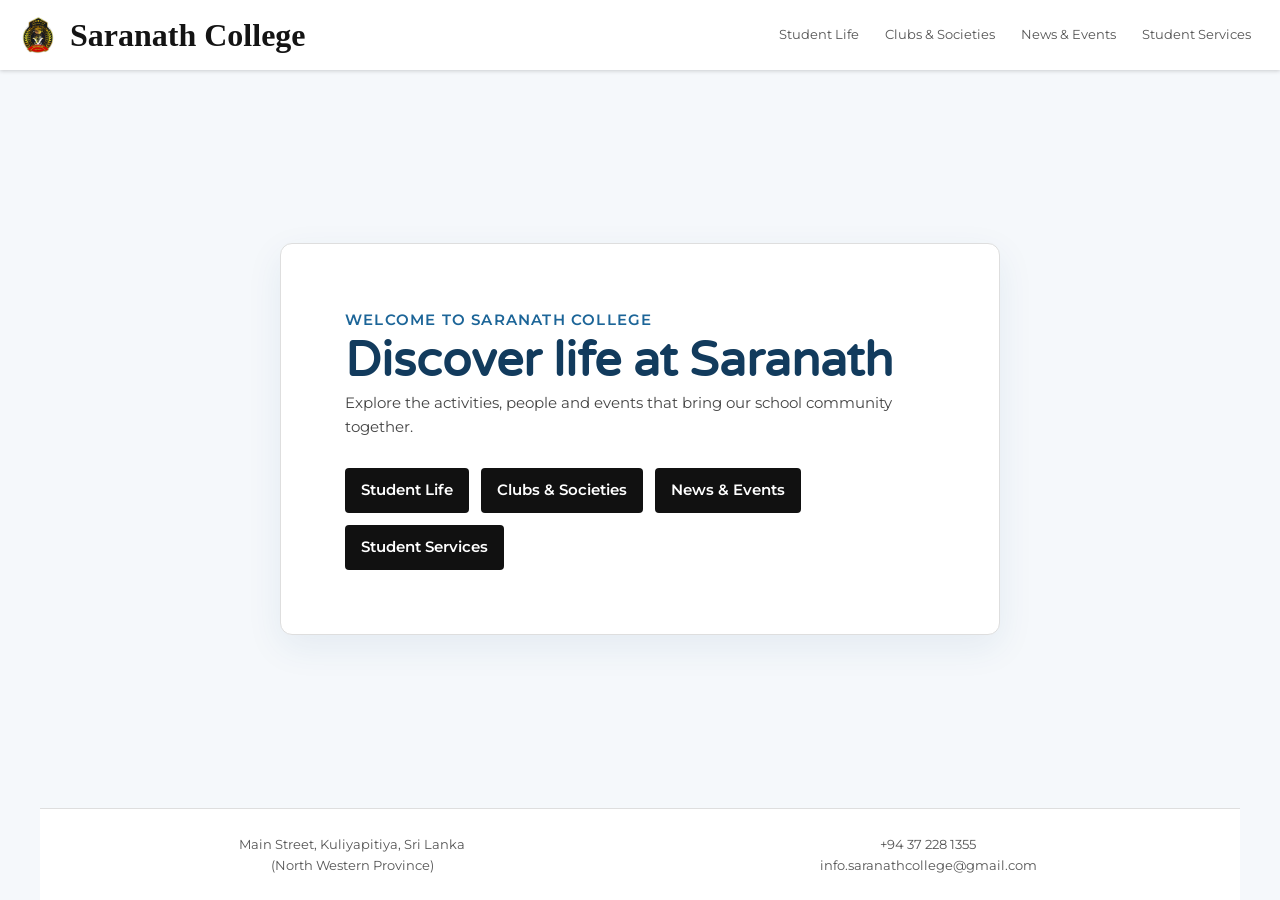
<file: index.html>
<!DOCTYPE html>
<html lang="en">

<head>
  <meta charset="UTF-8">
  <meta name="viewport" content="width=device-width, initial-scale=1.0">
  <meta name="theme-color" content="#174f7a">
  <meta name="description" content="Saranath College QR Project.">
  <title>Saranath College</title>
  <link rel="icon" href="assets/images/college-icon.webp" type="image/webp" sizes="512x512">
  <link rel="apple-touch-icon" href="assets/images/college-icon.webp" sizes="512x512">
  <link rel="stylesheet" href="css/style.css">
  <link rel="stylesheet" href="css/responsive.css">
  <script src="js/script.js" defer></script>
</head>

<body class="home-page" data-root="" data-page-label="Welcome">
  <a class="skip-link" href="#main-content">Skip to content</a>

  <div data-site-header></div>

  <main class="home-page__main" id="main-content">
    <section class="home-page__content" aria-labelledby="home-title">
      <p>Welcome to Saranath College</p>
      <h1 id="home-title">Discover life at Saranath</h1>
      <p>Explore the activities, people and events that bring our school community together.</p>
      <nav aria-label="Explore the school">
        <ul>
          <li><a href="pages/student-life.html">Student Life</a></li>
          <li><a href="pages/clubs.html">Clubs &amp; Societies</a></li>
          <li><a href="pages/news-events.html">News &amp; Events</a></li>
          <li><a href="pages/student-services.html">Student Services</a></li>
        </ul>
      </nav>
    </section>
  </main>

  <div data-site-footer></div>
</body>

</html>
</file>
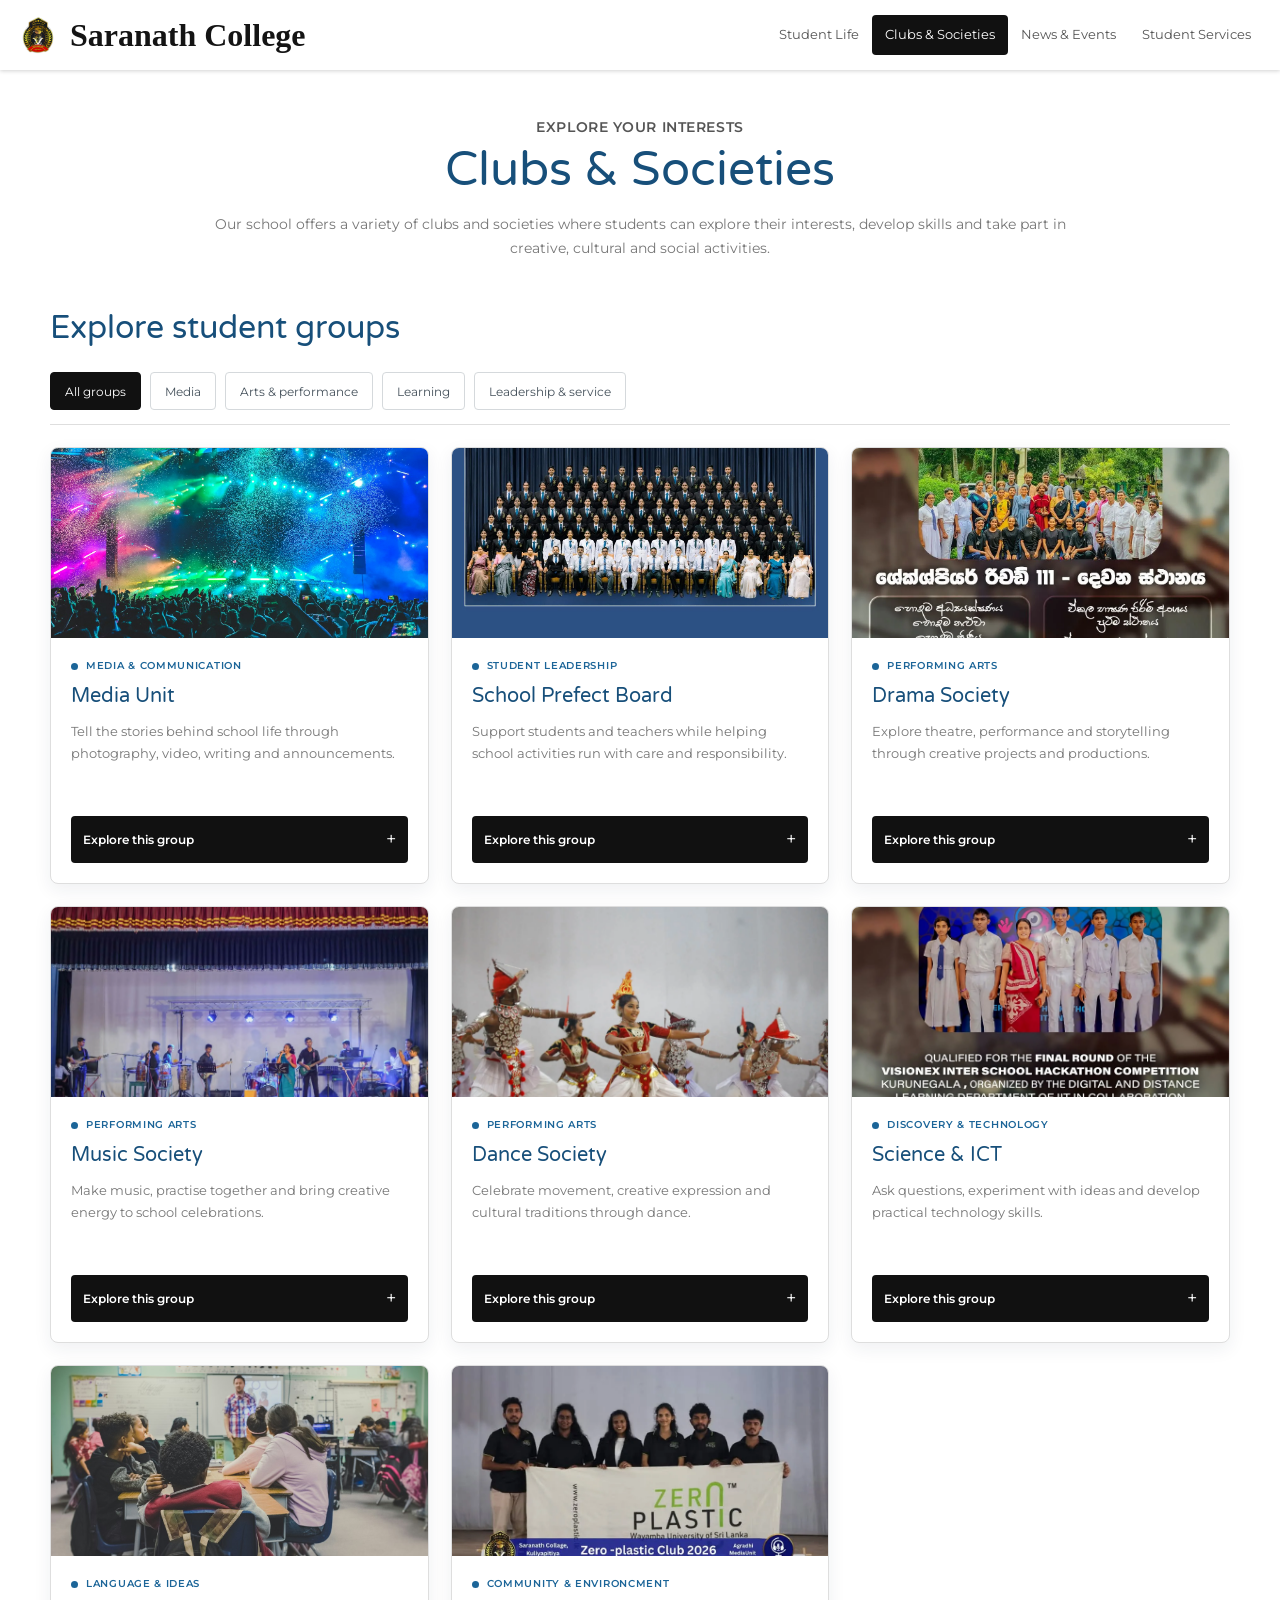
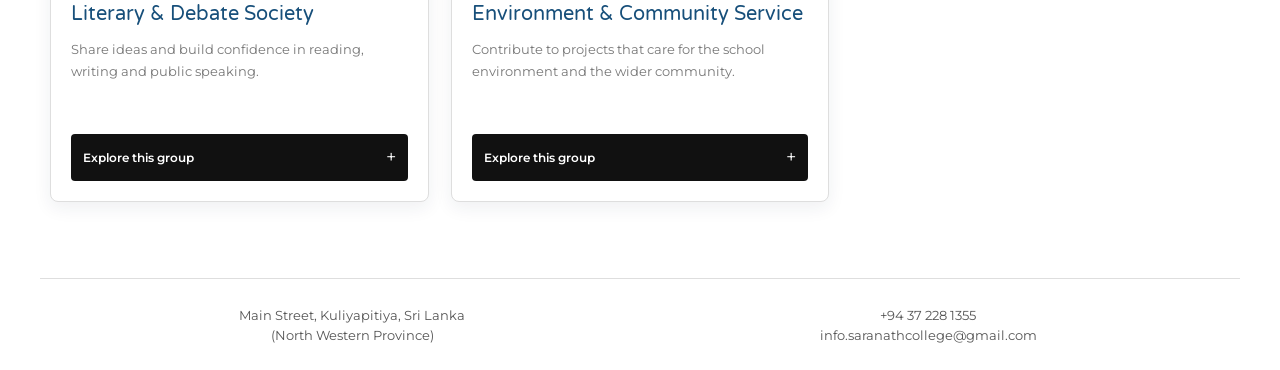
<file: pages/clubs.html>
<!DOCTYPE html>
<html lang="en">

<head>
  <meta charset="UTF-8">
  <meta name="viewport" content="width=device-width, initial-scale=1.0">
  <meta name="theme-color" content="#174f7a">
  <meta name="description" content="Explore student clubs, societies and activities at Saranath College.">
  <title>Clubs &amp; Societies | Saranath College</title>
  <link rel="icon" href="../assets/images/college-icon.webp" type="image/webp" sizes="512x512">
  <link rel="apple-touch-icon" href="../assets/images/college-icon.webp" sizes="512x512">
  <link rel="stylesheet" href="../css/style.css">
  <link rel="stylesheet" href="../css/clubs.css">
  <link rel="stylesheet" href="../css/responsive.css">
  <script src="../js/script.js" defer></script>
  <script src="../js/site-data.js" defer></script>
  <script src="../js/clubs.js" defer></script>
</head>

<body data-root="../" data-current-page="clubs" data-page-label="Clubs &amp; Societies">
  <a class="skip-link" href="#main-content">Skip to content</a>

  <div data-site-header></div>

  <main class="clubs-page" id="main-content">
    <header class="page-intro clubs-page-intro">
      <p class="eyebrow">Explore your interests</p>
      <h1>Clubs &amp; Societies</h1>
      <p>Our school offers a variety of clubs and societies where students can explore their interests, develop skills
        and take part in creative, cultural and social activities.</p>
    </header>

    <section class="club-directory" id="club-directory">
      <header class="club-directory--heading">
        <div>
          <h2>Explore student groups</h2>
        </div>
      </header>

      <div class="club-toolbar">
        <div class="club-filters" id="club-filters" role="group" aria-label="Filter student groups"></div>
      </div>

      <section class="clubs-grid" aria-label="Student clubs and groups"></section>
      <template id="club-filter-template">
        <button type="button" aria-pressed="false"></button>
      </template>
      <template id="club-card-template">
        <article class="club-card">
          <img class="club-card--image" src="" alt="" width="1200" height="800" loading="lazy">
          <div class="club-card--content">
            <p class="club-card--category"></p>
            <h3></h3>
            <p class="club-card--description"></p>
            <details class="club-card--more" name="club-detail">
              <summary>Explore this group</summary>
              <div>
                <p class="club-card--details"></p><a>Ask about this group <i class="fa fa-arrow-right"
                    aria-hidden="true"></i></a>
              </div>
            </details>
          </div>
        </article>
      </template>
    </section>

  </main>

  <div data-site-footer></div>
</body>

</html>
</file>
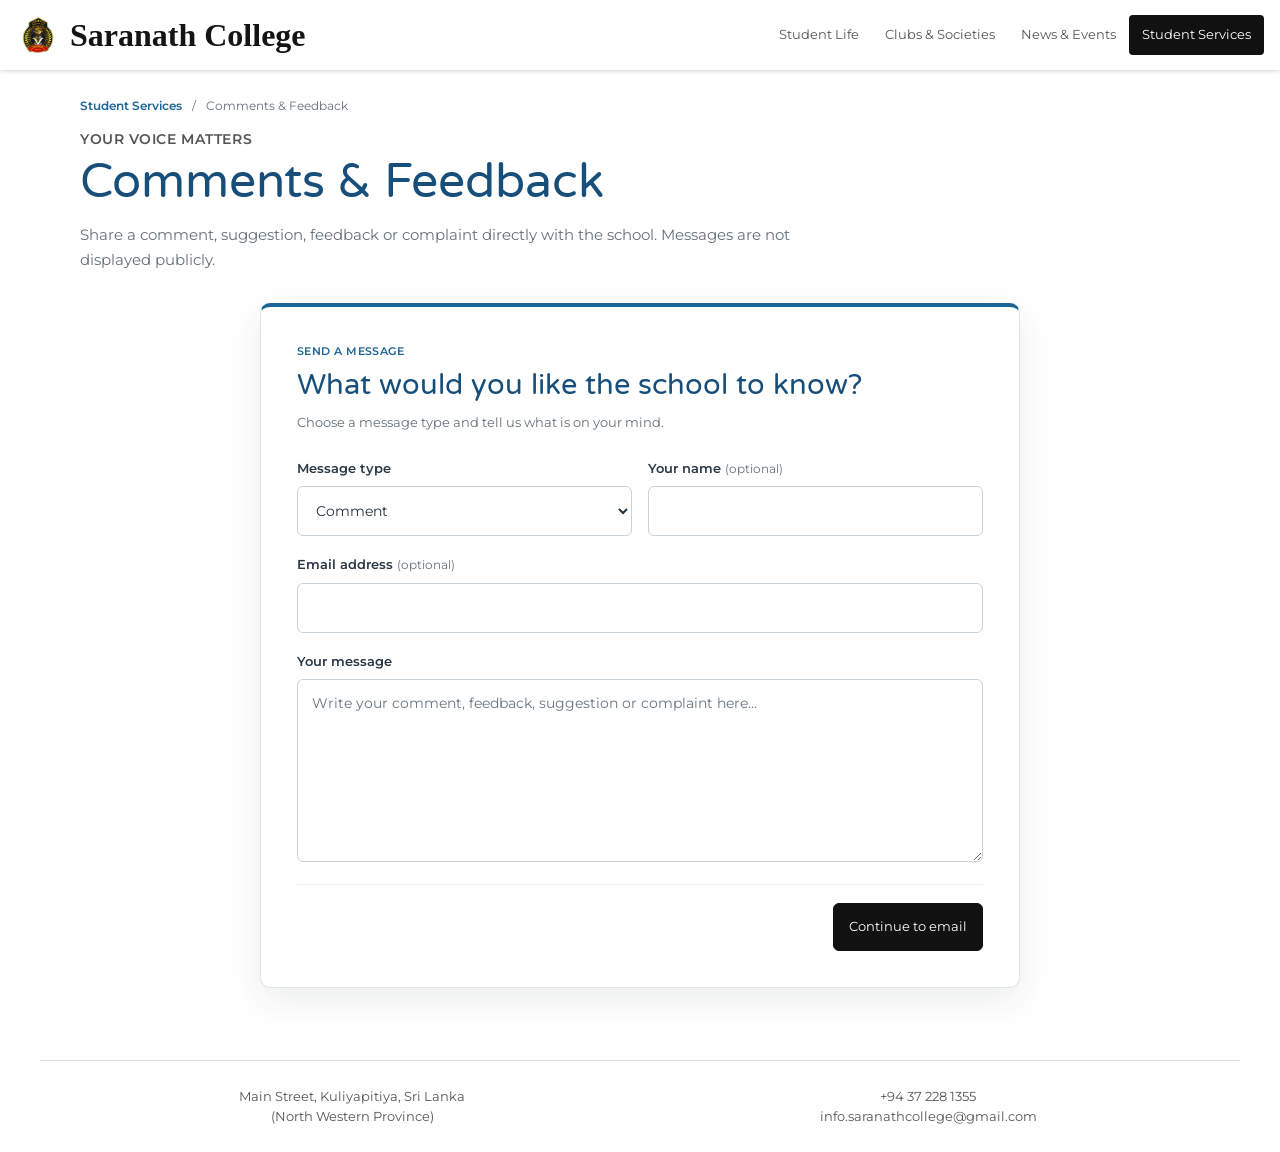
<file: pages/feedback-report.html>
<!DOCTYPE html>
<html lang="en">

<head>
  <meta charset="UTF-8">
  <meta name="viewport" content="width=device-width, initial-scale=1.0">
  <meta name="theme-color" content="#174f7a">
  <meta name="description" content="Send comments, feedback, suggestions or complaints directly to Saranath College.">
  <title>Comments &amp; Feedback | Saranath College</title>
  <link rel="icon" href="../assets/images/college-icon.webp" type="image/webp" sizes="512x512">
  <link rel="apple-touch-icon" href="../assets/images/college-icon.webp" sizes="512x512">
  <link rel="stylesheet" href="../css/style.css">
  <link rel="stylesheet" href="../css/student-services.css">
  <link rel="stylesheet" href="../css/service-pages.css">
  <link rel="stylesheet" href="../css/responsive.css">
  <script src="../js/script.js" defer></script>
  <script src="../js/site-data.js" defer></script>
  <script src="../js/student-services.js" defer></script>
</head>

<body data-root="../" data-current-page="student-services" data-page-label="Comments &amp; Feedback">
  <a class="skip-link" href="#main-content">Skip to content</a>
  <div data-site-header></div>

  <main class="service-detail-page" id="main-content">
    <nav class="service-breadcrumb" aria-label="Breadcrumb">
      <a href="student-services.html">Student Services</a>
      <span aria-hidden="true">/</span>
      <span>Comments &amp; Feedback</span>
    </nav>
    <header class="page-intro service-detail-intro">
      <p class="eyebrow">Your voice matters</p>
      <h1>Comments &amp; Feedback</h1>
      <p>Share a comment, suggestion, feedback or complaint directly with the school. Messages are not displayed publicly.</p>
    </header>

    <section class="service-form-panel" aria-labelledby="feedback-form-title">
      <div class="service-form-panel__heading">
        <p class="eyebrow">Send a message</p>
        <h2 id="feedback-form-title">What would you like the school to know?</h2>
        <p>Choose a message type and tell us what is on your mind.</p>
      </div>

      <form class="service-form" id="feedback-submission-form">
        <div class="service-form-row">
          <div class="service-form-field">
            <label for="feedback-type">Message type</label>
            <select id="feedback-type" name="type" required>
              <option value="Comment">Comment</option>
              <option value="Feedback">Feedback</option>
              <option value="Suggestion">Suggestion</option>
              <option value="Complaint">Complaint</option>
            </select>
          </div>
          <div class="service-form-field">
            <label for="feedback-name">Your name <span>(optional)</span></label>
            <input id="feedback-name" name="name" autocomplete="name" maxlength="100">
          </div>
        </div>
        <div class="service-form-field">
          <label for="feedback-email">Email address <span>(optional)</span></label>
          <input id="feedback-email" name="email" type="email" autocomplete="email" maxlength="254">
        </div>
        <div class="service-form-field">
          <label for="feedback-message">Your message</label>
          <textarea id="feedback-message" name="message" rows="7" maxlength="5000" required
            placeholder="Write your comment, feedback, suggestion or complaint here..."></textarea>
        </div>
        <div class="service-form-footer">
          <p class="service-form-status" id="feedback-form-status" role="status" aria-live="polite"></p>
          <button class="button button--navy" type="submit">Continue to email</button>
        </div>
      </form>
    </section>
  </main>

  <div data-site-footer></div>
</body>

</html>
</file>
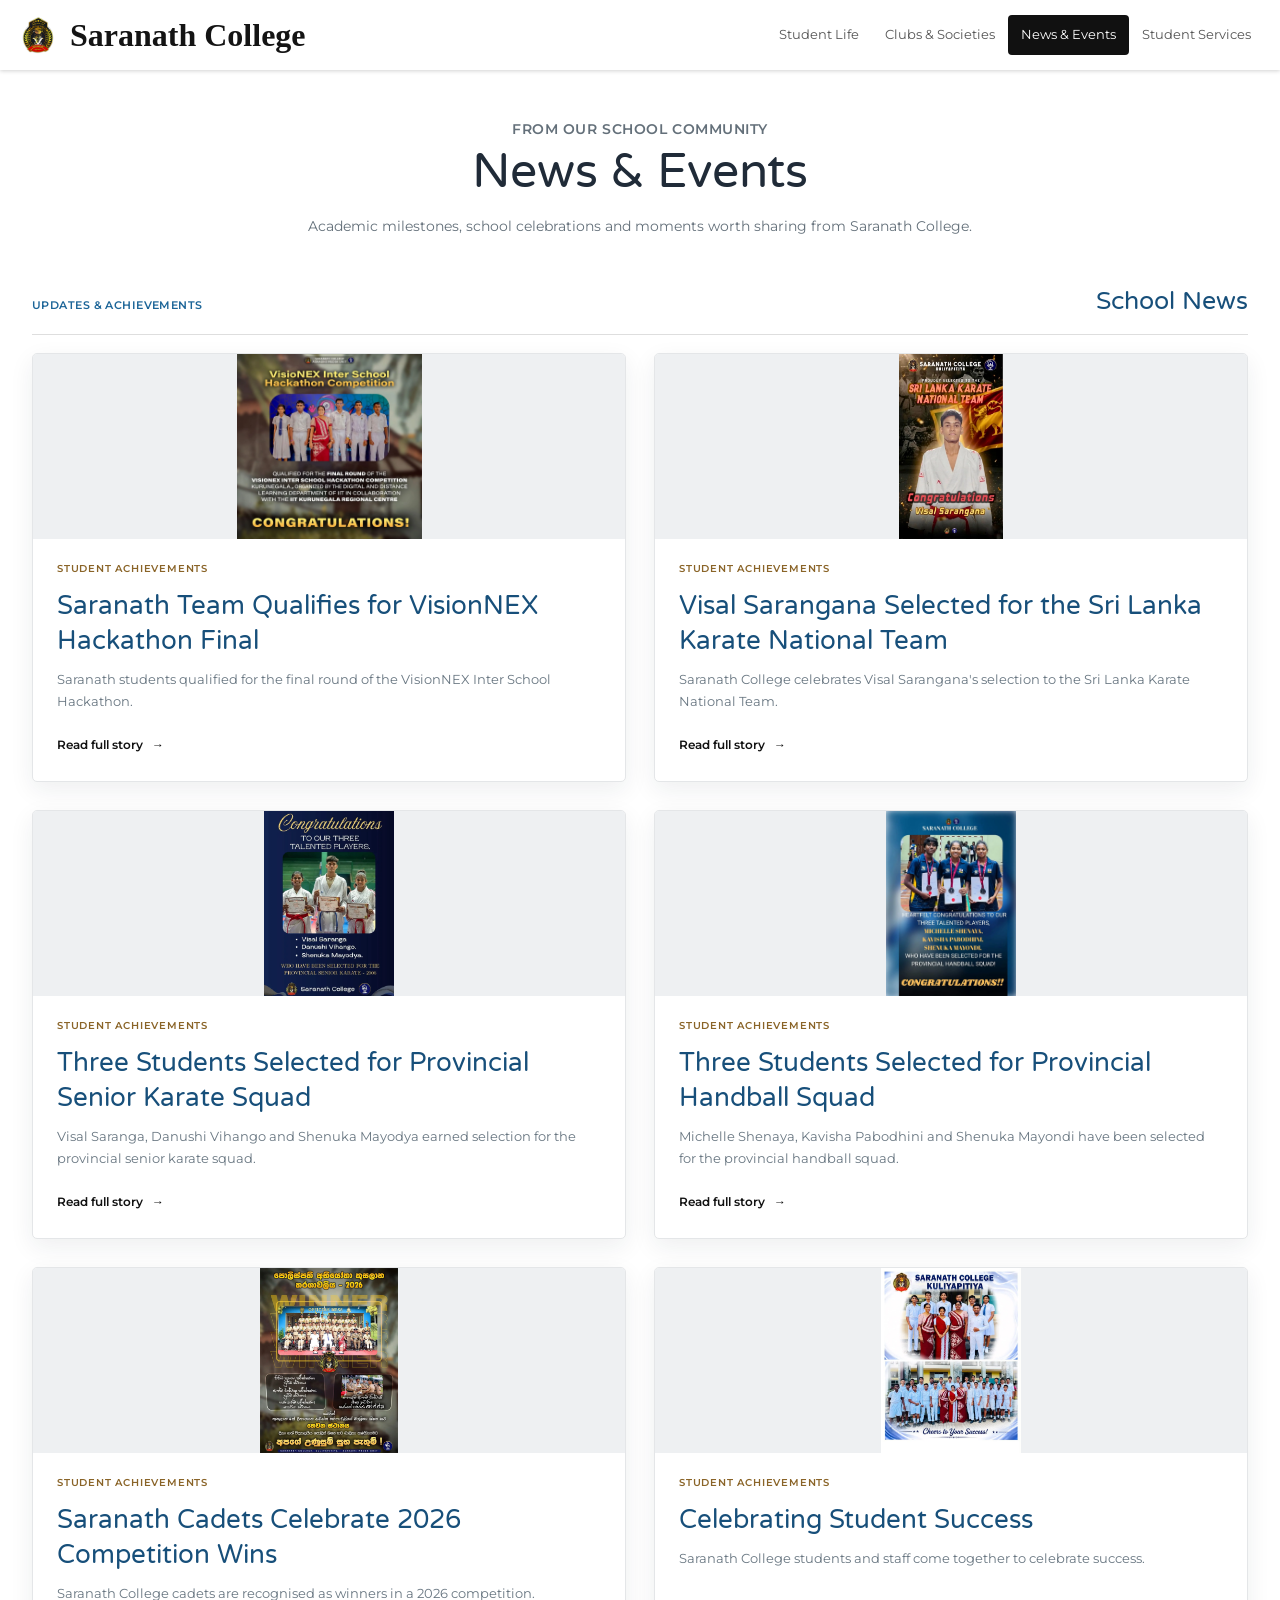
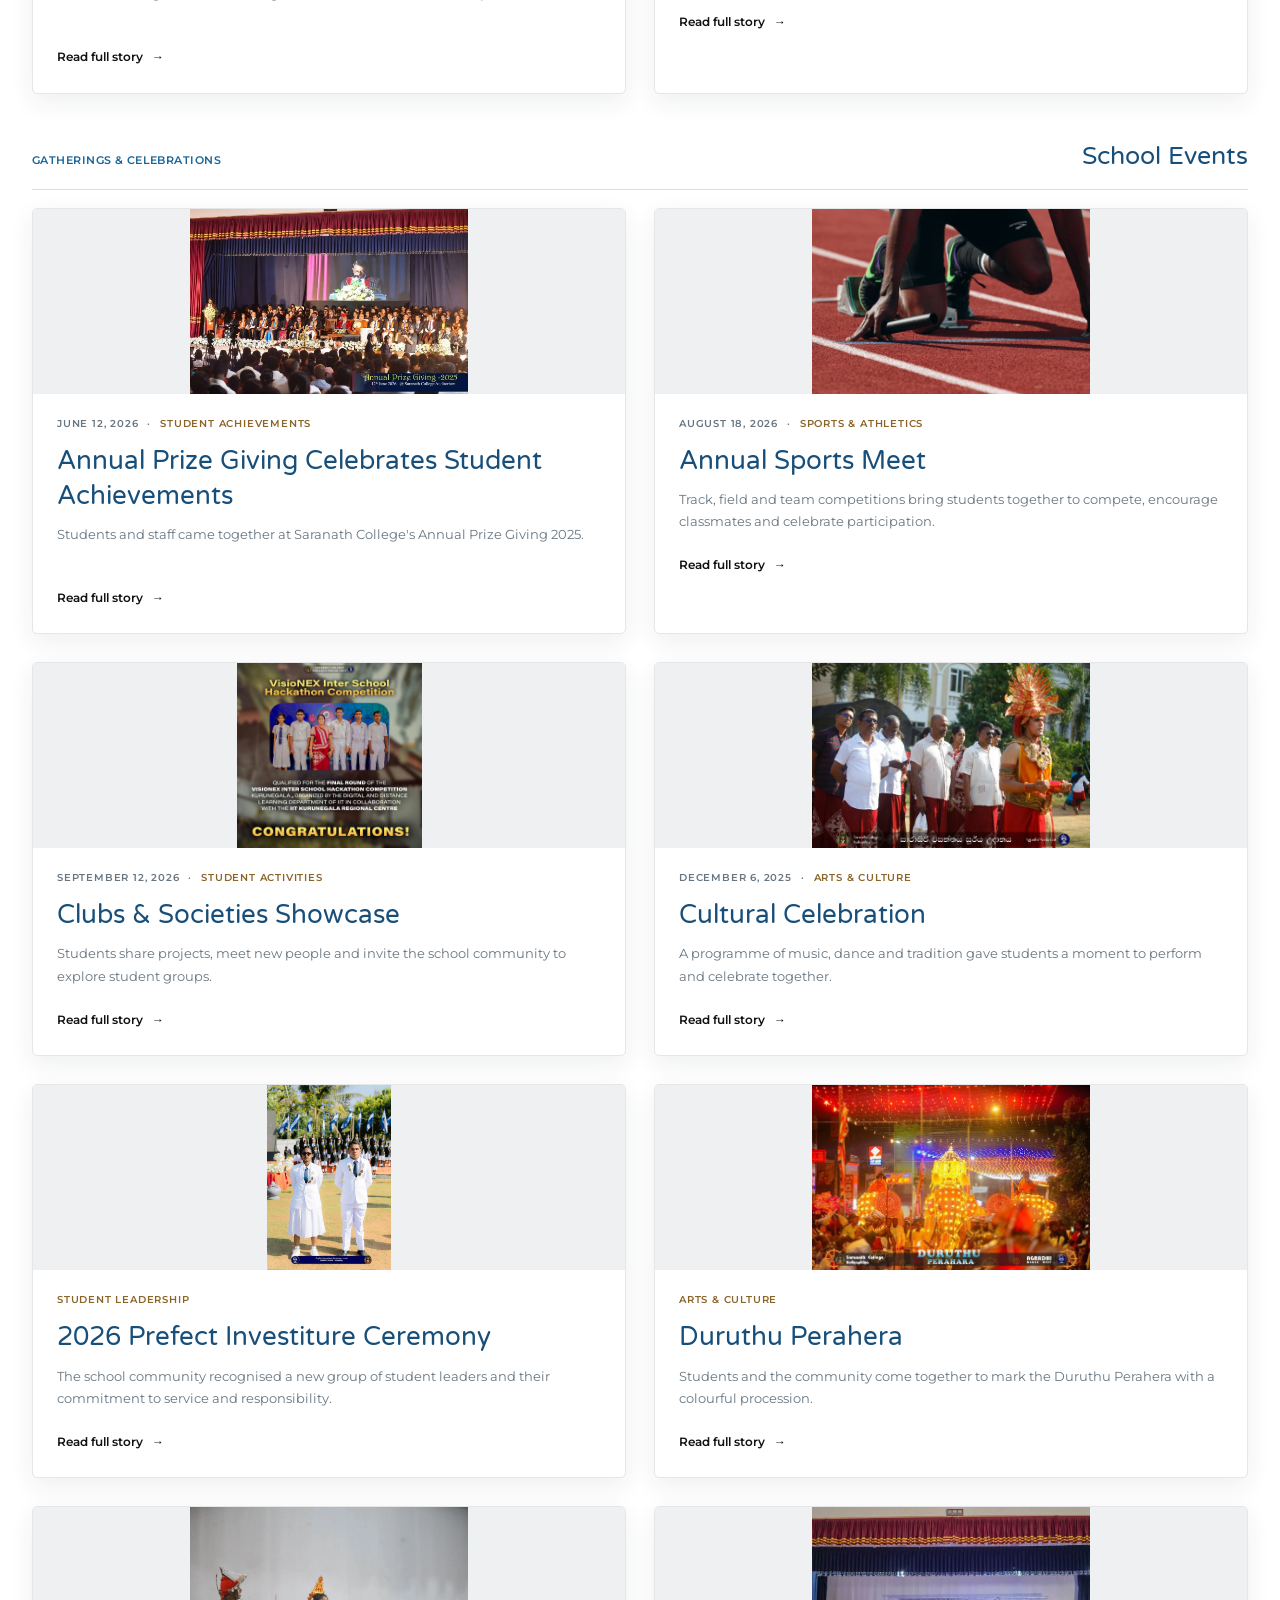
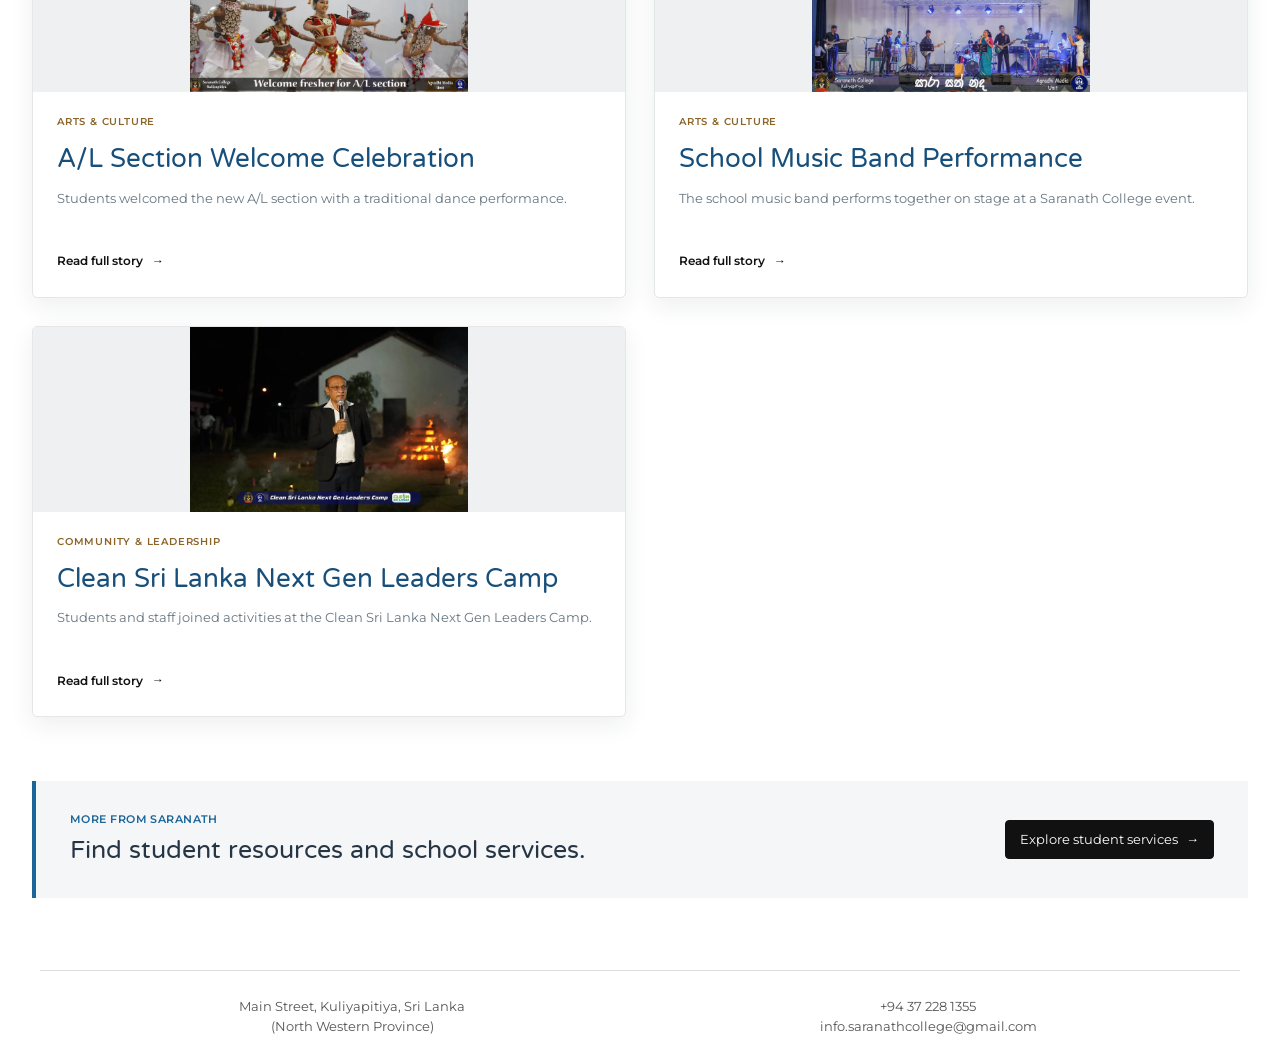
<file: pages/news-events.html>
<!DOCTYPE html>
<html lang="en">

<head>
  <meta charset="UTF-8">
  <meta name="viewport" content="width=device-width, initial-scale=1.0">
  <meta name="theme-color" content="#111111">
  <meta name="description" content="Read Saranath College news, academic achievements and school event highlights.">
  <title>News &amp; Events | Saranath College</title>
  <link rel="icon" href="../assets/images/college-icon.webp" type="image/webp" sizes="512x512">
  <link rel="apple-touch-icon" href="../assets/images/college-icon.webp" sizes="512x512">
  <link rel="stylesheet" href="../css/style.css">
  <link rel="stylesheet" href="../css/news-events.css">
  <link rel="stylesheet" href="../css/responsive.css">
  <script src="../js/script.js" defer></script>
  <script src="../js/site-data.js" defer></script>
  <script src="../js/news-events.js" defer></script>
</head>

<body data-root="../" data-current-page="news-events" data-page-label="News &amp; Events">
  <a class="skip-link" href="#main-content">Skip to content</a>
  <div data-site-header></div>

  <main class="news-page" id="main-content">
    <header class="page-intro news-page-intro">
      <p class="eyebrow">From our school community</p>
      <h1>News &amp; Events</h1>
      <p>Academic milestones, school celebrations and moments worth sharing from Saranath College.</p>
    </header>

    <section class="news-section" id="school-news" aria-labelledby="school-news-heading">
      <header class="news-section__heading">
        <p class="eyebrow">Updates &amp; achievements</p>
        <h2 id="school-news-heading">School News</h2>
      </header>
      <div class="news-grid" id="news-grid" aria-live="polite"></div>
    </section>

    <section class="news-section" id="school-events" aria-labelledby="school-events-heading">
      <header class="news-section__heading">
        <p class="eyebrow">Gatherings &amp; celebrations</p>
        <h2 id="school-events-heading">School Events</h2>
      </header>
      <div class="news-grid" id="events-grid" aria-live="polite"></div>
    </section>

    <template id="news-card-template">
      <article class="story-card">
        <a class="story-card__image-link" href="" tabindex="-1" aria-hidden="true">
          <img src="" alt="" width="1200" height="800" loading="lazy">
        </a>
        <div class="story-card__content">
          <p class="story-card__meta"><time></time><span aria-hidden="true">·</span><span
              class="story-card__category"></span></p>
          <h3><a class="story-card__title" href=""></a></h3>
          <p class="story-card__excerpt"></p>
          <a class="story-card__link" href="">Read full story <i class="fa fa-arrow-right" aria-hidden="true"></i></a>
        </div>
      </article>
    </template>

    <aside class="news-services-callout">
      <div>
        <p class="eyebrow">More from Saranath</p>
        <h2>Find student resources and school services.</h2>
      </div>
      <a class="button button--navy" href="student-services.html">Explore student services <i class="fa fa-arrow-right"
          aria-hidden="true"></i></a>
    </aside>
  </main>

  <div data-site-footer></div>
</body>

</html>
</file>
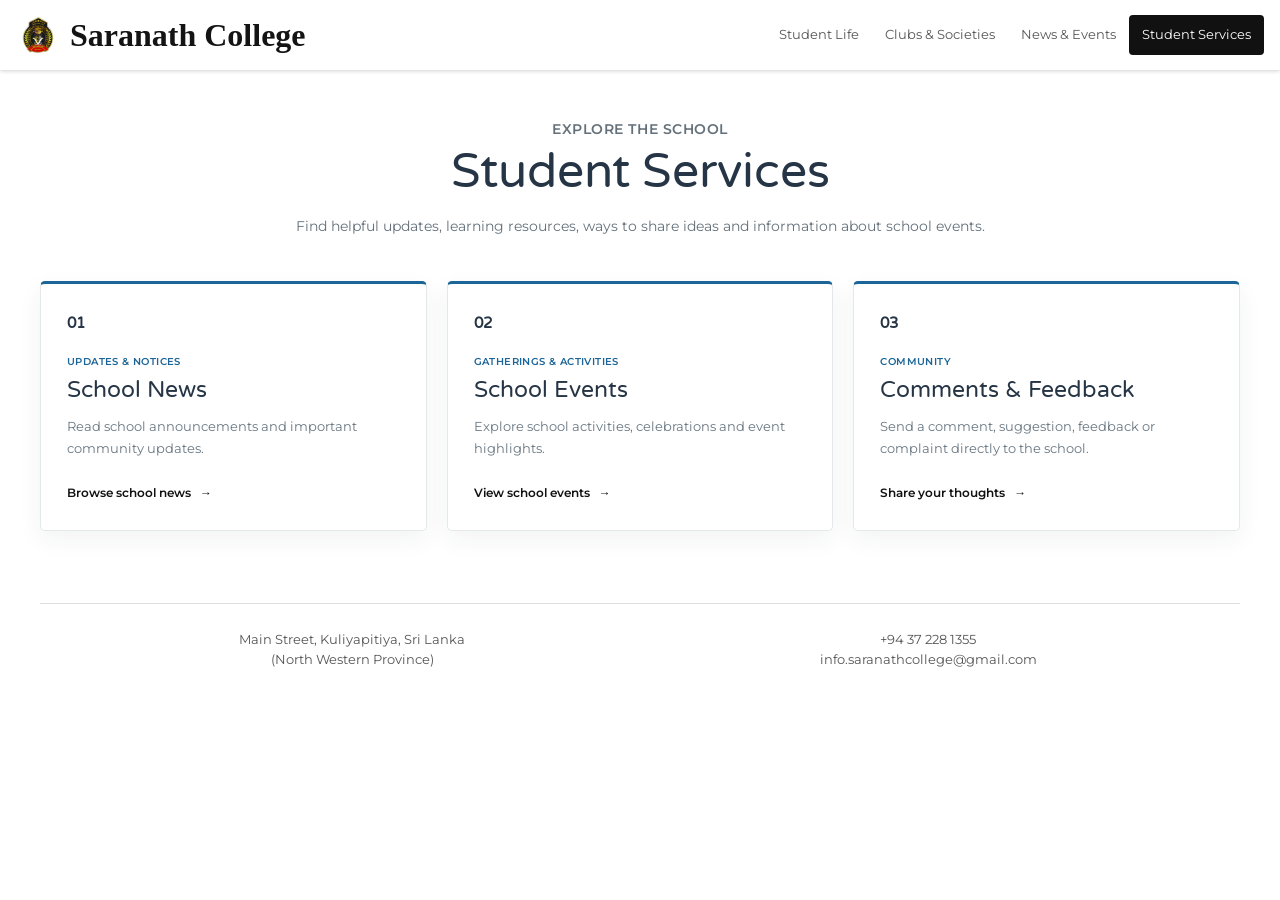
<file: pages/student-services.html>
<!DOCTYPE html>
<html lang="en">

<head>
  <meta charset="UTF-8">
  <meta name="viewport" content="width=device-width, initial-scale=1.0">
  <meta name="theme-color" content="#111111">
  <meta name="description"
    content="Explore school news, learning resources, student ideas, support and events at Saranath College.">
  <title>Student Services | Saranath College</title>
  <link rel="icon" href="../assets/images/college-icon.webp" type="image/webp" sizes="512x512">
  <link rel="apple-touch-icon" href="../assets/images/college-icon.webp" sizes="512x512">
  <link rel="stylesheet" href="../css/style.css">
  <link rel="stylesheet" href="../css/student-services.css">
  <link rel="stylesheet" href="../css/responsive.css">
  <script src="../js/script.js" defer></script>
  <script src="../js/site-data.js" defer></script>
  <script src="../js/student-services.js" defer></script>
</head>

<body data-root="../" data-current-page="student-services" data-page-label="Student Services">
  <a class="skip-link" href="#main-content">Skip to content</a>
  <div data-site-header></div>

  <main class="services-page" id="main-content">
    <header class="page-intro services-intro">
      <p class="eyebrow">Explore the school</p>
      <h1>Student Services</h1>
      <p>Find helpful updates, learning resources, ways to share ideas and information about school events.</p>
    </header>

    <section class="services-grid" id="services-grid" aria-label="Student services"></section>
    <template id="service-card-template">
      <article class="service-card">
        <p class="service-card__number"></p>
        <p class="eyebrow"></p>
        <h2></h2>
        <p class="service-card__description"></p>
        <a class="service-card__link" hidden><span></span><span class="service-card__arrow"
            aria-hidden="true">→</span></a>
        <span class="service-card__status" hidden></span>
      </article>
    </template>

  </main>

  <div data-site-footer></div>
</body>

</html>
</file>
<file: css/style.css>
@font-face {
  font-family: "Montserrat";
  src: url("../assets/fonts/montserrat/Montserrat-Latin.woff2") format("woff2");
  font-style: normal;
  font-weight: 400;
  font-display: swap;
}

@font-face {
  font-family: "Montserrat";
  src: url("../assets/fonts/montserrat/Montserrat-Latin.woff2") format("woff2");
  font-style: normal;
  font-weight: 600;
  font-display: swap;
}

@font-face {
  font-family: "Varela Round";
  src: url("../assets/fonts/varela-round/VarelaRound-Latin.woff2") format("woff2");
  font-style: normal;
  font-weight: 400;
  font-display: swap;
}

:root {
  color-scheme: light;
  --text: #454545;
  --muted: #777;
  --line: #dedede;
  --active: #174f7a;
  --navy: #174f7a;
  --navy-deep: #123b5d;
  --school-blue: #1c6598;
  --wine: var(--school-blue);
  --gold: var(--school-blue);
  --paper: #fff;
  --content-width: 1350px;
}

* {
  box-sizing: border-box;
  margin: 0;
  padding: 0;
}

html {
  scroll-behavior: smooth;
  scroll-padding-top: 85px;
}

body {
  color: var(--text);
  background: #fff;
  font-family: "Montserrat", Arial, sans-serif;
  font-size: 15px;
  line-height: 1.65;
}

a {
  color: inherit;
  text-decoration: none;
}

button,
input,
select,
textarea {
  font: inherit;
  -webkit-tap-highlight-color: transparent;
}

img {
  display: block;
  max-width: 100%;
}

::selection {
  color: #fff;
  background: var(--active);
}

a:focus-visible,
button:focus-visible,
input:focus-visible,
select:focus-visible,
textarea:focus-visible,
summary:focus-visible {
  outline: 3px solid #d5ab55;
  outline-offset: 3px;
}

.skip-link {
  position: fixed;
  z-index: 20;
  top: 10px;
  left: 10px;
  padding: 9px 14px;
  transform: translateY(-160%);
  color: #fff;
  background: var(--active);
}

.skip-link:focus {
  transform: translateY(0);
}

/* Header */
.site-header {
  position: sticky;
  z-index: 10;
  top: 0;
  width: 100%;
  background: #fff;
  box-shadow: 0 1px 4px rgba(0, 0, 0, .18);
}

.header--inner {
  display: flex;
  width: 100%;
  min-height: 70px;
  align-items: center;
  justify-content: space-between;
  margin: 0 auto;
  padding-inline: 16px;
}

.brand {
  display: inline-flex;
  flex: 0 0 auto;
  align-items: center;
  gap: 10px;
  color: #080808;
}

.brand img {
  width: 44px;
  height: 44px;
  border: 0;
  border-radius: 0;
  object-fit: contain;
  box-shadow: none;
}

.brand span {
  color: #141414;
  font-family: Georgia, "Times New Roman", serif;
  font-size: clamp(24px, 2.7vw, 32px);
  font-weight: 600;
  line-height: 1;
  white-space: nowrap;
}

.primary-nav {
  display: flex;
  align-items: center;
  gap: 0;
  color: #555;
  font-size: 13px;
  font-weight: 400;
  white-space: nowrap;
}

.primary-nav a,
.primary-nav a.is-current {
  padding: 9px 13px;
  border-radius: 4px;
  transition: background .18s ease, color .18s ease;
}

.primary-nav a:hover {
  color: #111;
  background: #f3f5f7;
}

.primary-nav a.is-current,
.primary-nav a.is-current:hover {
  color: #fff;
  background: #111;
}

.menu-toggle {
  display: none;
  width: 43px;
  height: 40px;
  flex: 0 0 auto;
  align-items: center;
  justify-content: center;
  flex-direction: column;
  gap: 5px;
  border: 1px solid #111;
  border-radius: 4px;
  background: #111;
  cursor: pointer;
}

.menu-toggle span {
  width: 19px;
  height: 2px;
  background: #fff;
  transition: transform .18s ease;
}

.menu-toggle[aria-expanded="true"] span:first-child {
  transform: translateY(3.5px) rotate(45deg);
}

.menu-toggle[aria-expanded="true"] span:nth-child(2) {
  transform: translateY(-3.5px) rotate(-45deg);
}

.menu-toggle[aria-expanded="true"] span:last-child {
  display: none;
}

.button {
  display: inline-flex;
  min-height: 38px;
  align-items: center;
  justify-content: center;
  gap: 8px;
  padding: 8px 14px;
  border: 1px solid transparent;
  border-radius: 4px;
  font-size: 13px;
  font-weight: 500;
  letter-spacing: 0;
  transition: color .2s ease, background .2s ease, border-color .2s ease, transform .2s ease, box-shadow .2s ease;
}

.button:hover {
  transform: none;
}

.button--gold,
.button--navy,
.button--ghost {
  border-color: #111;
  color: #fff;
  background: #111;
}

.button--gold:hover,
.button--navy:hover,
.button--ghost:hover {
  border-color: #333;
  color: #fff;
  background: #333;
}

.eyebrow {
  margin: 0 0 12px;
  color: var(--school-blue);
  font-size: 11px;
  font-weight: 600;
  letter-spacing: .04em;
  line-height: 1.5;
  text-transform: uppercase;
}

.text-link {
  display: inline-flex;
  align-items: center;
  gap: 9px;
  color: var(--school-blue);
  font-size: 13px;
  font-weight: 500;
}

.text-link span,
.text-link .fa {
  transition: transform .18s ease;
}

.text-link:hover span,
.text-link:hover .fa {
  transform: translate(3px, -2px);
}

.page-intro {
  width: min(var(--content-width), calc(100% - 80px));
  margin: 28px auto 30px;
  text-align: center;
}

.page-intro h1 {
  margin: 0 0 10px;
  color: #333;
  font-family: "Varela Round", "Montserrat", sans-serif;
  font-size: clamp(30px, 3.2vw, 36px);
  font-weight: 400;
  line-height: 1.3;
}

.page-intro>p {
  max-width: 1140px;
  margin: 0 auto;
  color: #555;
  font-size: 14px;
  line-height: 1.65;
  text-align: left;
}

.student-banner {
  width: 100%;
  margin: 34px 0 0;
}

.student-banner img {
  width: 100%;
  height: clamp(190px, 28vw, 330px);
  object-fit: cover;
  object-position: center 52%;
}

.has-reveal .reveal {
  opacity: 0;
  transform: translateY(18px);
  transition: opacity .55s ease, transform .55s ease;
}

.has-reveal .reveal.is-visible {
  opacity: 1;
  transform: translateY(0);
}

/* Footer */
.footer-contact {
  width: min(1320px, calc(100% - 80px));
  margin: 0 auto;
  border-top: 1px solid var(--line);
  color: #555;
  background: #fff;
}

.footer-contact--inner {
  display: grid;
  width: 100%;
  min-height: 91px;
  grid-template-columns: repeat(2, 1fr);
  gap: 24px;
  align-items: center;
  padding: 20px 36px;
  text-align: center;
}

.footer-contact--inner p,
.footer-contact--inner p:last-child {
  grid-column: auto;
  margin: 0;
  font-size: 13px;
  line-height: 1.55;
  text-align: center;
}

.footer-contact--inner a:hover {
  color: var(--school-blue);
}

.footer-copyright {
  min-height: 55px;
  color: #d3d3d3;
  background: #202124;
  font-size: 12px;
}

.footer-copyright>div {
  width: min(1320px, calc(100% - 80px));
  margin-inline: auto;
  padding: 17px 0;
}

.footer-copyright span {
  padding-inline: 6px;
  color: #d3d3d3;
}

.fa {
  display: inline-block;
  font-size: 1em;
  font-style: normal;
  font-weight: 700;
  line-height: 1;
}

.fa-arrow-right::before {
  content: "\2192";
}

.fa-plus::before {
  content: "\002B";
}

.fa-times::before {
  content: "\00D7";
}

.fa-angle-left::before {
  content: "\2039";
}

.fa-angle-right::before {
  content: "\203A";
}

.fa-camera::before {
  content: "\25A3";
}

.fa-filter::before {
  content: "\2261";
}

.home-page {
  min-height: 100vh;
  display: flex;
  flex-direction: column;
  background: #f5f8fb;
}

.home-page__main {
  display: grid;
  flex: 1;
  min-height: 0;
  place-items: center;
  padding: 32px 20px;
}

.home-page__content {
  width: min(100%, 720px);
  padding: clamp(28px, 6vw, 64px);
  border: 1px solid var(--line);
  border-radius: 12px;
  background: #fff;
  box-shadow: 0 12px 36px rgba(23, 79, 122, .08);
}

.home-page__content>p:first-child {
  color: var(--school-blue);
  font-weight: 600;
  letter-spacing: .08em;
  text-transform: uppercase;
}

.home-page__content h1 {
  margin: 0;
  color: var(--navy-deep);
  font-family: "Varela Round", "Montserrat", sans-serif;
  font-size: clamp(30px, 5vw, 48px);
  line-height: 1.2;
}

.home-page__content nav ul {
  display: flex;
  flex-wrap: wrap;
  gap: 12px;
  margin: 28px 0 0;
  padding: 0;
  list-style: none;
}

.home-page__content nav a {
  display: inline-block;
  padding: 10px 16px;
  border-radius: 4px;
  color: #fff;
  background: #111;
  font-weight: 600;
}

.home-page__content nav a:hover {
  background: #333;
}
</file>
<file: css/responsive.css>
@media (max-width: 1100px) {
  .academic-stream-explorer {
    grid-template-columns: minmax(0, 1fr);
  }

  .academic-stream-selector {
    grid-template-columns: repeat(2, minmax(0, 1fr));
  }

  .academic-stream-selector__button:last-child {
    grid-column: 1 / -1;
  }
}

@media (max-width: 1020px) {
  .page-grid {
    grid-template-columns: 240px minmax(0, 1fr);
    gap: 28px;
  }

  .page-grid.life-layout {
    grid-template-columns: 175px minmax(0, 1fr);
    gap: 32px;
  }

  .voices-grid {
    grid-template-columns: 1fr;
  }

  .feedback-form {
    grid-template-columns: 1fr 1fr;
  }

  .feedback-form > .eyebrow,
  .feedback-form > h3,
  .feedback-form > p,
  .feedback-form--bottom,
  .feedback-form > .form-status {
    grid-column: 1 / -1;
  }
}

@media (max-width: 980px) {
  .clubs-grid {
    grid-template-columns: repeat(2, minmax(0, 1fr));
    gap: 18px;
  }

  .house-grid {
    grid-template-columns: repeat(2, minmax(0, 1fr));
  }
}

@media (max-width: 900px) {
  .services-grid {
    grid-template-columns: repeat(2, minmax(0, 1fr));
  }
}

/* Service-pages */
@media (max-width: 820px) {
  .service-detail-page {
    width: calc(100% - 44px);
    margin-bottom: 56px;
  }

  .service-resource-grid {
    grid-template-columns: repeat(2, minmax(0, 1fr));
  }

}

@media (max-width: 780px) {
  .header--inner {
    min-height: 70px;
    padding-inline: 14px;
  }

  .brand {
    gap: 9px;
  }

  .brand img {
    width: 46px;
    height: 46px;
  }

  .brand span {
    font-size: clamp(20px, 6vw, 29px);
  }

  .menu-toggle {
    display: flex;
  }

  .primary-nav {
    position: absolute;
    top: 100%;
    right: 0;
    left: 0;
    display: none;
    align-items: stretch;
    gap: 0;
    padding: 8px 18px 14px;
    border-top: 1px solid #eee;
    background: #fff;
    box-shadow: 0 6px 12px rgba(0, 0, 0, .1);
    white-space: normal;
  }

  .primary-nav.is-open {
    display: flex;
    flex-direction: column;
  }

  .primary-nav a,
  .primary-nav a.is-current {
    padding: 10px 12px;
    border-bottom: 1px solid #eee;
    border-radius: 4px;
  }

  .page-intro {
    width: calc(100% - 36px);
    margin: 23px auto 22px;
  }

  .page-intro > p {
    font-size: 13px;
  }

  .student-banner {
    margin-top: 24px;
  }

  .student-banner img {
    height: 210px;
  }

  .footer-contact {
    width: calc(100% - 36px);
  }

  .footer-contact--inner {
    width: 100%;
    grid-template-columns: 1fr;
    gap: 12px;
    padding: 18px 0;
  }

  .footer-contact--inner p,
  .footer-contact--inner p:last-child {
    text-align: center;
  }

  .footer-copyright > div {
    width: calc(100% - 36px);
  }
}

/* News & Events */
@media (max-width: 760px) {
  .news-page {
    width: calc(100% - 36px);
    margin-bottom: 48px;
  }

  .page-intro.news-page-intro {
    width: calc(100% - 36px);
    margin: 30px auto 28px;
  }

  .news-section {
    margin-top: 28px;
  }

  .news-section__heading {
    align-items: flex-start;
    flex-direction: column;
    gap: 5px;
  }

  .news-grid {
    grid-template-columns: 1fr;
    gap: 18px;
  }

  .story-card__image-link img {
    height: 145px;
  }

  .story-card__content {
    padding: 18px 19px 21px;
  }

  .story-card__excerpt {
    min-height: 0;
  }

  .news-services-callout {
    align-items: flex-start;
    flex-direction: column;
    gap: 18px;
    margin-top: 40px;
    padding: 24px 20px;
  }

  .news-story-hero {
    grid-template-columns: minmax(0, 1fr);
    gap: 0;
    min-height: 0;
    padding: 16px 20px 0;
  }

  .news-story-hero__image-link {
    min-height: 0;
    height: min(58vh, 520px);
  }

  .news-story-hero__image-link img {
    width: 100%;
    height: 100%;
    max-height: 100%;
    object-fit: contain;
  }

  .news-story-hero__content {
    width: 100%;
    padding: 26px 0 30px;
  }

  .news-story-back {
    margin-bottom: 26px;
  }

  .news-story-layout {
    width: calc(100% - 40px);
    grid-template-columns: 1fr;
    gap: 35px;
    margin: 36px auto 52px;
  }

  .news-story-copy {
    font-size: 15px;
  }

  .news-stay-connected {
    max-width: none;
  }
}

@media (max-width: 700px) {
  
  /* clubs */
  .clubs-page {
    width: calc(100% - 36px);
    margin-bottom: 52px;
  }

  .page-intro.clubs-page-intro {
    width: calc(100% - 24px);
    margin: 30px auto 28px;
  }

  .club-toolbar {
    margin-bottom: 16px;
  }

  .club-filters {
    gap: 7px;
  }

  .club-filters button {
    min-height: 36px;
    padding: 7px 11px;
    font-size: 11px;
  }

  .clubs-grid {
    grid-template-columns: 1fr;
    gap: 16px;
  }

  .club-card--image {
    height: 170px;
  }

  .club-card--content {
    min-height: 0;
    padding: 18px;
  }

  /* Student-life */
  .page-grid,
  .page-grid.life-layout {
    display: block;
    width: calc(100% - 36px);
    margin: 0 auto;
    padding: 0 0 50px;
  }

  .section-index {
    position: sticky;
    z-index: 4;
    top: 70px;
    display: flex;
    width: calc(100% + 36px);
    gap: 7px;
    margin: 0 -18px 34px;
    padding: 9px 18px;
    overflow-x: auto;
    border: 0;
    border-bottom: 1px solid var(--line);
    background: rgba(255, 255, 255, .96);
    white-space: nowrap;
    backdrop-filter: blur(10px);
  }

  .section-index--label {
    display: none;
  }

  .section-index a {
    flex: 0 0 auto;
    padding: 8px 10px;
    border: 0;
    border-radius: 20px;
    color: #666;
    background: #fff;
    font-size: 9px;
  }

  .section-index a.is-active {
    color: #222;
    background: #fff;
    border-bottom-color: var(--school-blue);
  }

  .content-section.life-story,
  .content-section.gallery-section,
  .content-section.voices-section {
    margin-bottom: 50px;
    scroll-margin-top: 145px;
  }

  .section-heading {
    margin-bottom: 23px;
  }

  .section-heading h2 {
    font-size: 31px;
  }

  .section-intro {
    font-size: 12px;
  }

  .life-feature,
  .life-feature--reverse {
    grid-template-columns: 1fr;
    gap: 15px;
  }

  .life-feature--reverse .life-feature--copy,
  .life-feature--reverse .life-feature--photo {
    order: initial;
  }

  .life-feature--photo img {
    height: clamp(280px, 72vw, 380px);
    object-fit: contain;
  }

  .interest-row {
    grid-template-columns: repeat(2, 1fr);
  }

  .interest-row a {
    min-height: 72px;
  }

  .student-life-page .page-intro {
    width: calc(100% - 36px);
    margin: 24px auto 22px;
  }

  .student-life-page .page-intro > p:not(.eyebrow) {
    font-size: 14px;
  }

  .student-life-page .student-banner {
    margin-top: 22px;
  }

  .student-life-page .student-banner img {
    height: 210px;
  }

  .student-life-page .club-preview {
    grid-template-columns: 1fr;
    gap: 12px;
  }

  .student-life-page .club-preview--copy {
    min-height: 0;
    padding: 22px 20px;
  }

  .student-life-page .club-preview .interest-row {
    grid-template-columns: repeat(2, minmax(0, 1fr));
    gap: 8px;
  }

  .student-life-page .club-preview .interest-row a {
    min-height: 90px;
    grid-template-columns: 30px minmax(0, 1fr) 14px;
    gap: 9px;
    padding: 12px;
    font-size: 12px;
  }

  .student-life-page .club-preview .interest-row .interest-row__icon {
    width: 30px;
    height: 30px;
    font-size: 13px;
  }

  .house-grid {
    gap: 9px;
  }

  .house-card {
    min-height: 190px;
    padding: 14px;
  }

  .house-card__emblem {
    width: 32px;
    height: 32px;
  }

  .house-card__points {
    font-size: 12px;
  }

  .house-spotlight {
    align-items: flex-start;
    flex-direction: column-reverse;
    gap: 18px;
    padding: 18px;
  }

  .house-spotlight__score {
    display: flex;
    min-width: 0;
    align-items: baseline;
    gap: 8px;
    padding: 7px 10px;
  }

  .gallery-grid {
    grid-auto-rows: 152px;
    grid-template-columns: repeat(2, minmax(0, 1fr));
    gap: 12px;
  }

  .achievement-grid {
    grid-template-columns: 1fr;
  }

  .achievement-card .image-viewer-trigger {
    height: 245px;
  }

  .gallery-item--tall {
    grid-row: span 2;
  }

  .gallery-item--wide {
    grid-column: span 2;
  }

  /* Gallery modal */
  .gallery-dialog {
    max-height: calc(100vh - 20px);
    max-height: calc(100dvh - 20px);
    padding: 10px;
    border-radius: 8px;
  }

  .gallery-dialog--top {
    gap: 10px;
    padding: 2px 2px 8px;
  }

  .gallery-dialog--top p {
    max-width: calc(100% - 50px);
    font-size: 12px;
  }

  .gallery-dialog--close,
  .gallery-dialog--nav {
    width: 36px;
    height: 36px;
  }

  .gallery-dialog--image-wrap {
    min-height: 0;
    flex: 1 1 auto;
    height: min(58vh, 520px);
    height: min(58dvh, 520px);
  }

  .gallery-dialog--image-wrap img {
    max-height: min(58vh, 520px);
    max-height: min(58dvh, 520px);
  }

  .gallery-dialog--nav {
    top: 50%;
  }

  .gallery-dialog--prev {
    left: 6px;
  }

  .gallery-dialog--next {
    right: 6px;
  }

  .voices-section {
    width: 100%;
    margin-left: 0;
    padding: 16px;
  }

  .voices-grid,
  .feedback-form {
    grid-template-columns: 1fr;
  }

  .feedback-form > .eyebrow,
  .feedback-form > h3,
  .feedback-form > p,
  .feedback-form--bottom,
  .feedback-form > .form-status {
    grid-column: auto;
  }

  .event-timeline {
    gap: 24px;
  }

  .event-timeline::before {
    left: 43px;
  }

  .event-timeline--entry {
    grid-template-columns: 66px minmax(0, 1fr);
    gap: 18px;
  }

  .event-timeline--year {
    width: 66px;
    font-size: 24px;
  }

  .event-timeline--year::after {
    right: -3px;
  }

  .event-timeline--card {
    padding: 16px 16px 14px;
  }

  .academic-levels {
    grid-template-columns: 1fr;
    gap: 12px;
  }

  .academic-level {
    display: grid;
    grid-template-columns: minmax(110px, 34%) minmax(0, 1fr);
  }

  .academic-level > img {
    height: 100%;
    min-height: 170px;
  }

  .academic-level__content {
    align-self: center;
    padding: 16px;
  }

  .academic-level h3 {
    font-size: 19px;
  }

  .academic-stream-detail {
    padding: 18px;
  }

  .academic-stream-detail__overview {
    grid-template-columns: 1fr;
  }

  .academic-stream-detail__subjects {
    gap: 10px;
  }

  .academic-stream-selector__button {
    min-height: 62px;
  }

  .academic-stream-selector__icon {
    width: 36px;
    height: 36px;
  }
}

/* Service-pages */
@media (max-width: 600px) {
  .services-page {
    width: calc(100% - 36px);
    margin-bottom: 48px;
  }

  .page-intro.services-intro {
    width: calc(100% - 24px);
    margin: 30px auto 28px;
  }

  .services-grid {
    grid-template-columns: 1fr;
    gap: 14px;
  }

  .service-card {
    min-height: 245px;
    padding: 21px;
  }

  .service-card:hover {
    transform: none;
  }

  .services-note {
    margin-top: 20px;
    padding: 15px;
  }

  .service-detail-page {
    width: calc(100% - 36px);
    margin-bottom: 44px;
  }

  .service-breadcrumb {
    margin-top: 20px;
  }

  .service-detail-intro {
    margin-bottom: 22px;
  }

  .service-detail-callout {
    margin-bottom: 20px;
  }

  .service-resource-grid,
  .service-form-row {
    grid-template-columns: 1fr;
    gap: 13px;
  }

  .service-resource-card {
    min-height: 220px;
    padding: 20px;
  }

  .service-form-panel {
    margin-top: 22px;
  }

  .service-form-footer {
    align-items: stretch;
    flex-direction: column;
  }

  .service-form-footer .button {
    width: 100%;
  }
}

/* Gallery */
@media (max-width: 520px) {
  .gallery-grid {
    grid-auto-rows: 140px;
    grid-template-columns: repeat(2, minmax(0, 1fr));
  }

  .gallery-item--wide {
    grid-column: span 2;
  }

  .gallery-dialog {
    max-height: calc(100vh - 16px);
    max-height: calc(100dvh - 16px);
  }

  .gallery-dialog--top {
    min-height: 44px;
    align-items: flex-start;
  }

  .gallery-dialog--close,
  .gallery-dialog--nav {
    width: 34px;
    height: 34px;
  }

  .gallery-dialog--image-wrap {
    min-height: 0;
    height: min(54vh, 440px);
    height: min(54dvh, 440px);
  }

  .gallery-dialog--image-wrap img {
    max-height: min(54vh, 440px);
    max-height: min(54dvh, 440px);
  }
}

/* Gallery */
@media (max-width: 480px) {
  .gallery-grid {
    grid-auto-rows: 130px;
  }

  .gallery-dialog {
    max-height: calc(100vh - 12px);
    max-height: calc(100dvh - 12px);
  }

  .gallery-dialog--top p {
    font-size: 11px;
  }

  .gallery-dialog--image-wrap {
    min-height: 0;
    height: min(55vh, 420px);
    height: min(55dvh, 420px);
  }

  .gallery-dialog--image-wrap img {
    max-height: min(55vh, 420px);
    max-height: min(55dvh, 420px);
  }

  .feedback-form--bottom {
    align-items: stretch;
    flex-direction: column;
  }

  .feedback-form--bottom .button {
    justify-content: center;
  }
}

/* Academic */
@media (max-width: 420px) {
  .academic-level {
    grid-template-columns: 1fr;
  }

  .academic-level > img {
    height: 145px;
    min-height: 0;
  }

  .academic-stream-selector {
    grid-template-columns: 1fr;
  }

  .academic-stream-selector__button:last-child {
    grid-column: auto;
  }

  .academic-stream-detail__subjects {
    grid-template-columns: 1fr;
  }

  .academic-stream-detail__footer {
    align-items: flex-start;
    flex-direction: column;
  }
}

/* Student-life */
@media (max-width: 380px) {
  .hero-actions {
    align-items: flex-start;
    flex-direction: column;
  }

  .life-hero--seal {
    gap: 5px;
    font-size: 6px;
  }
}

/* Reduced motion */
@media (prefers-reduced-motion: reduce) {
  *,
  *::before,
  *::after {
    scroll-behavior: auto !important;
    animation-duration: .01ms !important;
    animation-iteration-count: 1 !important;
    transition-duration: .01ms !important;
  }

  .has-reveal .reveal,
  .has-reveal .reveal.is-visible {
    opacity: 1;
    transform: none;
  }

  .club-card,
  .club-filters button,
  .club-card--more summary::after {
    transition: none;
  }

  .story-card,
  .story-card__image-link img,
  .story-card__link .fa {
    transition: none;
  }

  .service-action span {
    transition: none;
  }
}
</file>
<file: css/clubs.css>
.clubs-page {
  width: min(var(--content-width), calc(100% - 64px));
  margin: 0 auto 76px;
}

.page-intro.clubs-page-intro {
  width: min(860px, calc(100% - 48px));
  margin: 46px auto 42px;
  text-align: center;
}

.page-intro.clubs-page-intro .eyebrow {
  text-align: center;
}

.page-intro.clubs-page-intro h1 {
  margin-bottom: 12px;
  color: var(--navy);
  font-size: clamp(34px, 4vw, 48px);
}

.page-intro.clubs-page-intro > p:not(.eyebrow) {
  color: var(--muted);
  font-size: 14px;
  text-align: center;
}

.club-directory {
  max-width: 1180px;
  margin: 0 auto;
  scroll-margin-top: 105px;
}

.club-directory--heading {
  margin-bottom: 18px;
}

.club-directory--heading h2 {
  margin: 0;
  color: var(--navy);
  font-family: "Varela Round", "Montserrat", sans-serif;
  font-size: clamp(25px, 3vw, 32px);
  font-weight: 400;
}

.club-toolbar {
  margin-bottom: 22px;
  padding-bottom: 14px;
  border-bottom: 1px solid var(--line);
}

.club-filters {
  display: flex;
  flex-wrap: wrap;
  gap: 9px;
}

.club-filters button {
  min-height: 38px;
  padding: 8px 14px;
  border: 1px solid #d5d9dc;
  border-radius: 4px;
  color: #45515b;
  background: #fff;
  cursor: pointer;
  font-size: 12px;
  transition: color .18s ease, background .18s ease, border-color .18s ease;
}

.club-filters button:hover,
.club-filters button.is-active {
  border-color: #111;
  color: #fff;
  background: #111;
}

.club-filters button:focus-visible,
.club-card a:focus-visible,
.club-card summary:focus-visible {
  outline: 3px solid #d5ab55;
  outline-offset: 3px;
}

.clubs-grid {
  display: grid;
  grid-template-columns: repeat(3, minmax(0, 1fr));
  gap: 22px;
  align-items: stretch;
}

.club-card {
  display: flex;
  min-width: 0;
  flex-direction: column;
  overflow: hidden;
  border: 1px solid var(--line);
  border-radius: 8px;
  background: #fff;
  box-shadow: 0 6px 18px rgba(23, 47, 70, .07);
  transition: transform .2s ease, box-shadow .2s ease;
}

.club-card:hover,
.club-card:focus-within {
  transform: translateY(-3px);
  box-shadow: 0 12px 26px rgba(23, 47, 70, .12);
}

.club-card[hidden] {
  display: none;
}

.club-card--image {
  width: 100%;
  height: 190px;
  flex: 0 0 auto;
  object-fit: cover;
  background: var(--paper);
}

.club-card--content {
  display: flex;
  min-height: 245px;
  flex: 1;
  flex-direction: column;
  padding: 20px;
}

.club-card--category {
  display: flex;
  align-items: center;
  gap: 8px;
  margin: 0 0 8px;
  color: var(--wine);
  font-size: 10px;
  font-weight: 700;
  letter-spacing: .07em;
  text-transform: uppercase;
}

.club-card--category::before {
  width: 7px;
  height: 7px;
  flex: 0 0 auto;
  border-radius: 50%;
  background: var(--gold);
  content: "";
}

.club-card h3 {
  margin: 0 0 10px;
  color: var(--navy);
  font-family: "Varela Round", "Montserrat", sans-serif;
  font-size: 20px;
  font-weight: 400;
  line-height: 1.35;
}

.club-card--content > p:not(.club-card--category) {
  flex: 1;
  margin: 0 0 18px;
  color: var(--muted);
  font-size: 13px;
  line-height: 1.7;
}

.club-card--more {
  margin-top: auto;
}

.club-card--more summary {
  display: flex;
  min-height: 40px;
  align-items: center;
  justify-content: space-between;
  padding: 9px 12px;
  border-radius: 4px;
  color: #fff;
  background: #111;
  cursor: pointer;
  font-size: 12px;
  font-weight: 600;
  list-style: none;
}

.club-card--more summary::-webkit-details-marker {
  display: none;
}

.club-card--more summary::after {
  color: #fff;
  content: "+";
  font-size: 18px;
  font-weight: 400;
  transition: transform .18s ease;
}

.club-card--more[open] summary::after {
  transform: rotate(45deg);
}

.club-card--more > div {
  padding: 13px 2px 2px;
}

.club-card--more p {
  margin: 0 0 12px;
  color: var(--muted);
  font-size: 12px;
  line-height: 1.65;
}

.club-card--more a {
  display: inline-flex;
  align-items: center;
  gap: 8px;
  color: #111;
  font-size: 12px;
  font-weight: 600;
}

.club-card--more a:hover {
  text-decoration: underline;
  text-underline-offset: 3px;
}
</file>
<file: css/student-services.css>
.services-page {
  width: min(1200px, calc(100% - 64px));
  margin: 0 auto 72px;
}

.page-intro.services-intro {
  width: min(850px, calc(100% - 40px));
  margin: 48px auto 42px;
  text-align: center;
}

.page-intro.services-intro h1 {
  margin-bottom: 12px;
  color: #263545;
  font-size: clamp(34px, 4vw, 48px);
}

.page-intro.services-intro > p {
  color: #64707a;
  text-align: center;
}

.services-grid {
  display: grid;
  grid-template-columns: repeat(3, minmax(0, 1fr));
  gap: 20px;
}

.service-card {
  display: flex;
  min-height: 250px;
  flex-direction: column;
  align-items: flex-start;
  padding: 27px 26px;
  border: 1px solid #e4e8eb;
  border-top: 3px solid var(--school-blue);
  border-radius: 5px;
  background: #fff;
  box-shadow: 0 8px 24px rgba(28, 44, 58, .06);
  transition: transform .18s ease, box-shadow .18s ease;
}

.service-card:hover {
  transform: translateY(-3px);
  box-shadow: 0 13px 30px rgba(28, 44, 58, .1);
}

.service-card__number {
  margin: 0 0 19px;
  color: #263545;
  font-family: "Varela Round", "Montserrat", sans-serif;
  font-size: 15px;
  font-weight: 600;
}

.service-card .eyebrow {
  margin-bottom: 6px;
  color: var(--school-blue);
  font-size: 10px;
  text-transform: uppercase;
}

.service-card h2 {
  margin: 0 0 9px;
  color: #263545;
  font-family: "Varela Round", "Montserrat", sans-serif;
  font-size: 23px;
  font-weight: 400;
  line-height: 1.35;
}

.service-card > p:not(.eyebrow, .service-card__number) {
  margin: 0 0 20px;
  color: #687681;
  font-size: 13px;
  line-height: 1.7;
}

.service-card__link,
.service-card__status {
  display: inline-flex;
  align-items: center;
  gap: 9px;
  margin-top: auto;
  font-size: 12px;
  font-weight: 600;
}

.service-card__link[hidden],
.service-card__status[hidden] {
  display: none;
}

.service-card__link {
  color: #111;
}

.service-card__arrow {
  transition: transform .18s ease;
}

.service-card__link:hover .service-card__arrow {
  transform: translateX(4px);
}

.service-card__status {
  color: #6b747c;
  font-size: 11px;
  font-weight: 500;
  line-height: 1.6;
}

.services-note {
  margin-top: 28px;
  padding: 17px 20px;
  border-left: 3px solid var(--school-blue);
  border-radius: 0 4px 4px 0;
  background: #f3f6f8;
}

.services-note p {
  margin: 0;
  color: #596671;
  font-size: 12px;
  line-height: 1.7;
}

.services-note strong {
  color: #263545;
}
</file>
<file: css/service-pages.css>
.service-detail-page {
  width: min(1120px, calc(100% - 64px));
  margin: 0 auto 72px;
}

.service-breadcrumb {
  display: flex;
  flex-wrap: wrap;
  align-items: center;
  gap: 10px;
  margin: 26px 0 12px;
  color: #64707a;
  font-size: 12px;
}

.service-breadcrumb a {
  color: var(--school-blue);
  font-weight: 600;
}

.service-breadcrumb a:hover {
  text-decoration: underline;
  text-underline-offset: 3px;
}

.service-detail-intro {
  width: 100%;
  margin: 0 auto 30px;
  text-align: left;
}

.service-detail-intro h1 {
  color: var(--navy);
  font-size: clamp(32px, 5vw, 48px);
}

.service-detail-intro > p:not(.eyebrow) {
  max-width: 720px;
  margin: 0;
  color: #64707a;
  font-size: 15px;
}

.service-detail-callout {
  margin: 0 0 28px;
  padding: clamp(22px, 4vw, 38px);
  border-left: 4px solid var(--school-blue);
  border-radius: 0 8px 8px 0;
  background: #f3f6f8;
}

.service-detail-callout .eyebrow {
  margin-bottom: 7px;
}

.service-detail-callout h2 {
  margin: 0 0 10px;
  color: var(--navy);
  font-family: "Varela Round", "Montserrat", sans-serif;
  font-size: clamp(23px, 3vw, 32px);
  font-weight: 400;
  line-height: 1.3;
}

.service-detail-callout > p:not(.eyebrow) {
  max-width: 760px;
  margin: 0 0 18px;
  color: #596671;
  font-size: 14px;
  line-height: 1.7;
}

.service-detail-callout--compact {
  margin-top: 30px;
}

.service-action {
  display: inline-flex;
  min-height: 42px;
  align-items: center;
  gap: 10px;
  color: #174f7a;
  font-size: 13px;
  font-weight: 700;
}

.service-action span {
  transition: transform .18s ease;
}

.service-action:hover span {
  transform: translateX(4px);
}

.service-resource-grid {
  display: grid;
  grid-template-columns: repeat(3, minmax(0, 1fr));
  gap: 18px;
}

.service-resource-card {
  display: flex;
  min-width: 0;
  min-height: 250px;
  flex-direction: column;
  align-items: flex-start;
  padding: 23px;
  border: 1px solid #e1e6e9;
  border-radius: 7px;
  background: #fff;
  box-shadow: 0 7px 22px rgba(28, 44, 58, .055);
}

.service-resource-card__number {
  margin-bottom: 16px;
  color: var(--school-blue);
  font-family: "Varela Round", "Montserrat", sans-serif;
  font-size: 15px;
  font-weight: 700;
}

.service-resource-card .eyebrow {
  margin-bottom: 6px;
  font-size: 10px;
  text-transform: uppercase;
}

.service-resource-card h2 {
  margin: 0 0 9px;
  color: var(--navy);
  font-family: "Varela Round", "Montserrat", sans-serif;
  font-size: 22px;
  font-weight: 400;
  line-height: 1.35;
}

.service-resource-card > p:not(.eyebrow) {
  margin: 0 0 18px;
  color: #64707a;
  font-size: 13px;
  line-height: 1.7;
}

.service-resource-card .service-action,
.service-resource-card__status {
  margin-top: auto;
}

.service-resource-card__status {
  color: #64707a;
  font-size: 12px;
  line-height: 1.6;
}

.service-form-panel {
  width: min(760px, 100%);
  margin: 28px auto 0;
  padding: clamp(22px, 4vw, 36px);
  border: 1px solid #dde4e8;
  border-top: 4px solid var(--school-blue);
  border-radius: 10px;
  background: #fff;
  box-shadow: 0 12px 34px rgba(28, 44, 58, .09);
}

.service-form-panel__heading {
  margin-bottom: 24px;
}

.service-form-panel__heading .eyebrow {
  margin-bottom: 6px;
}

.service-form-panel__heading h2 {
  margin: 0 0 8px;
  color: var(--navy);
  font-family: "Varela Round", "Montserrat", sans-serif;
  font-size: clamp(22px, 3vw, 29px);
  font-weight: 400;
  line-height: 1.35;
}

.service-form-panel__heading > p:last-child {
  margin: 0;
  color: #64707a;
  font-size: 13px;
  line-height: 1.65;
}

.service-form {
  display: grid;
  gap: 18px;
}

.service-form-row {
  display: grid;
  grid-template-columns: repeat(2, minmax(0, 1fr));
  gap: 16px;
}

.service-form-field {
  display: grid;
  min-width: 0;
  gap: 7px;
}

.service-form-field label {
  color: #293744;
  font-size: 13px;
  font-weight: 600;
}

.service-form-field label span,
.service-form-field__hint {
  color: #64707a;
  font-size: 12px;
  font-weight: 400;
}

.service-form-field input,
.service-form-field select,
.service-form-field textarea {
  width: 100%;
  min-height: 50px;
  padding: 12px 14px;
  border: 1px solid #c9d2d9;
  border-radius: 6px;
  color: #25313b;
  background: #fff;
  font: inherit;
  font-size: 14px;
}

.service-form-field textarea {
  min-height: 142px;
  resize: vertical;
  line-height: 1.6;
}

.service-form-field input::placeholder,
.service-form-field textarea::placeholder {
  color: #687681;
}

.service-form-field input:focus-visible,
.service-form-field select:focus-visible,
.service-form-field textarea:focus-visible {
  border-color: var(--school-blue);
  outline: 3px solid rgba(23, 79, 122, .16);
  outline-offset: 1px;
}

.service-form-field__hint {
  line-height: 1.5;
}

.service-form-footer {
  display: flex;
  min-height: 50px;
  align-items: center;
  justify-content: space-between;
  gap: 16px;
  margin-top: 4px;
  padding-top: 18px;
  border-top: 1px solid #edf0f2;
}

.service-form-footer .button {
  min-width: 150px;
  min-height: 48px;
  border-radius: 6px;
}

.service-form-status {
  min-height: 20px;
  margin: 0;
  color: var(--school-blue);
  font-size: 13px;
  line-height: 1.5;
}

.service-form-status.is-success {
  color: #24734a;
  font-weight: 700;
}

.service-form-status.is-error {
  color: #a52e3e;
  font-weight: 700;
}
</file>
<file: css/news-events.css>
.news-page {
  width: min(1240px, calc(100% - 64px));
  margin: 0 auto 72px;
}

.page-intro.news-page-intro {
  width: min(860px, calc(100% - 48px));
  margin: 48px auto 42px;
  text-align: center;
}

.page-intro.news-page-intro h1 {
  margin-bottom: 12px;
  color: #202b38;
  font-size: clamp(34px, 4vw, 48px);
}

.page-intro.news-page-intro > p {
  color: #64707a;
  text-align: center;
}

.news-section {
  margin-top: 42px;
}

.news-section__heading {
  display: flex;
  align-items: baseline;
  justify-content: space-between;
  gap: 16px;
  margin-bottom: 18px;
  padding-bottom: 12px;
  border-bottom: 1px solid var(--line);
}

.news-section__heading .eyebrow {
  margin: 0;
}

.news-section__heading h2 {
  margin: 0;
  color: var(--navy);
  font-family: "Varela Round", "Montserrat", sans-serif;
  font-size: 25px;
  font-weight: 400;
}

.story-card a:focus-visible,
.news-services-callout a:focus-visible,
.news-story-page a:focus-visible {
  outline: 3px solid #d7b26a;
  outline-offset: 3px;
}

.news-grid {
  display: grid;
  grid-template-columns: repeat(2, minmax(0, 1fr));
  gap: 28px;
}

.story-card {
  overflow: hidden;
  border: 1px solid #e4e6e8;
  border-radius: 5px;
  background: #fff;
  box-shadow: 0 8px 24px rgba(28, 44, 58, .075);
  transition: transform .2s ease, box-shadow .2s ease;
}

.story-card:hover,
.story-card:focus-within {
  transform: translateY(-3px);
  box-shadow: 0 14px 32px rgba(28, 44, 58, .13);
}

.story-card[hidden] {
  display: none;
}

.story-card__image-link {
  display: block;
  overflow: hidden;
  background: #e8ebed;
}

.story-card__image-link img {
  width: 100%;
  height: 185px;
  object-fit: contain;
  background: #eef0f2;
  transition: transform .35s ease;
}

.story-card:hover .story-card__image-link img,
.story-card:focus-within .story-card__image-link img {
  transform: scale(1.025);
}

.story-card__content {
  padding: 22px 24px 24px;
}

.story-card__meta,
.news-story-meta {
  display: flex;
  flex-wrap: wrap;
  align-items: center;
  gap: 9px;
  margin: 0 0 12px;
  color: #687681;
  font-size: 10px;
  font-weight: 600;
  letter-spacing: .08em;
  line-height: 1.5;
  text-transform: uppercase;
}

.story-card__category {
  color: #8a6428;
}

.story-card h3 {
  margin: 0 0 10px;
  color: var(--navy);
  font-family: "Varela Round", "Montserrat", sans-serif;
  font-size: clamp(20px, 2.2vw, 26px);
  font-weight: 400;
  line-height: 1.35;
}

.story-card__title:hover {
  color: #8a6428;
}

.story-card__excerpt {
  min-height: 3.2em;
  margin: 0 0 20px;
  color: #687681;
  font-size: 13px;
  line-height: 1.7;
}

.story-card__link,
.news-contact-link {
  display: inline-flex;
  align-items: center;
  gap: 9px;
  color: #111;
  font-size: 12px;
  font-weight: 600;
}

.story-card__link .fa {
  transition: transform .18s ease;
}

.story-card__link:hover .fa {
  transform: translateX(4px);
}

.news-services-callout {
  display: flex;
  align-items: center;
  justify-content: space-between;
  gap: 30px;
  margin-top: 64px;
  padding: 30px 34px;
  border-left: 4px solid var(--gold);
  background: #f5f6f7;
}

.news-services-callout .eyebrow {
  margin-bottom: 5px;
}

.news-services-callout h2 {
  margin: 0;
  color: #263545;
  font-family: "Varela Round", "Montserrat", sans-serif;
  font-size: clamp(19px, 2.3vw, 25px);
  font-weight: 400;
  line-height: 1.4;
}

.news-story-page {
  min-height: 60vh;
}

.news-story-hero {
  position: relative;
  display: grid;
  grid-template-columns: minmax(0, 1.15fr) minmax(320px, .85fr);
  align-items: stretch;
  gap: clamp(22px, 4vw, 56px);
  padding: 28px max(32px, calc((100% - 1120px) / 2));
  overflow: hidden;
  color: #fff;
  background: #263545;
}

.news-story-hero__image-link {
  display: grid;
  min-width: 0;
  min-height: 320px;
  max-height: min(72vh, 720px);
  place-items: center;
  overflow: hidden;
  background: #132331;
}

.news-story-hero__image-link img {
  display: block;
  position: static;
  width: 100%;
  height: auto;
  max-height: min(72vh, 720px);
  object-fit: contain;
}

.news-story-hero__shade {
  display: none;
}

.news-story-hero__content {
  position: relative;
  align-self: center;
  width: auto;
  margin: 0;
  padding: 24px 0;
}

.news-story-back {
  display: inline-flex;
  align-items: center;
  gap: 9px;
  margin-bottom: 36px;
  color: inherit;
  font-size: 12px;
  font-weight: 600;
}

.news-story-back:hover,
.news-contact-link:hover {
  text-decoration: underline;
  text-underline-offset: 3px;
}

.news-story-hero .news-story-meta {
  color: rgba(255, 255, 255, .82);
}

.news-story-hero h1 {
  max-width: 860px;
  margin: 0;
  color: #fff;
  font-family: "Varela Round", "Montserrat", sans-serif;
  font-size: clamp(30px, 4vw, 48px);
  font-weight: 400;
  line-height: 1.15;
}

.news-story-layout {
  display: grid;
  width: min(1120px, calc(100% - 64px));
  grid-template-columns: minmax(0, 1fr) 300px;
  gap: clamp(40px, 7vw, 100px);
  margin: 58px auto 80px;
  align-items: start;
}

.news-story-article {
  min-width: 0;
}

.news-story-copy {
  color: #485663;
  font-size: 16px;
  line-height: 1.9;
}

.news-story-copy p {
  margin: 0 0 20px;
}

.news-story-copy p:first-child {
  color: #263545;
  font-size: 18px;
}

.news-story-gallery {
  margin: 38px 0 0;
}

.news-story-gallery h2 {
  margin: 0 0 16px;
  color: #263545;
  font-family: "Varela Round", "Montserrat", sans-serif;
  font-size: 22px;
  font-weight: 400;
}

.news-story-gallery__images {
  display: grid;
  grid-template-columns: repeat(auto-fill, minmax(min(100%, 180px), 220px));
  gap: 14px;
}

.news-story-gallery__images a {
  display: block;
  overflow: hidden;
  border-radius: 4px;
  background: #e8ebed;
}

.news-story-gallery__images img {
  width: 100%;
  height: 160px;
  object-fit: contain;
  transition: transform .25s ease;
}

.news-story-gallery__images a:hover img,
.news-story-gallery__images a:focus-visible img {
  transform: scale(1.03);
}

.news-story-students {
  margin: 28px 0;
  padding: 20px 22px;
  border-left: 4px solid var(--gold);
  border-radius: 0 12px 12px 0;
  background: #f4f6f7;
}

.news-story-students__title {
  margin: 0 0 14px;
  color: #263545;
  font-family: "Varela Round", "Montserrat", sans-serif;
  font-size: 17px;
  font-weight: 400;
}

.news-story-students__list {
  display: flex;
  flex-wrap: wrap;
  gap: 9px;
  margin: 0;
  padding: 0;
  list-style: none;
}

.news-story-students__list li {
  padding: 8px 13px;
  border: 1px solid #dfe4e8;
  border-radius: 999px;
  color: #263545;
  background: #fff;
  font-size: 14px;
}

.news-story-back--bottom {
  margin: 28px 0 0;
  color: #111;
}

.news-stay-connected {
  padding: 25px;
  border-top: 3px solid var(--gold);
  background: #f5f6f7;
}

.news-stay-connected h2 {
  margin: 0 0 10px;
  color: #263545;
  font-family: "Varela Round", "Montserrat", sans-serif;
  font-size: 22px;
  font-weight: 400;
  line-height: 1.35;
}

.news-stay-connected > p:not(.eyebrow) {
  margin: 0 0 20px;
  color: #687681;
  font-size: 13px;
  line-height: 1.7;
}

.news-stay-connected .button {
  margin-bottom: 18px;
}

.news-stay-connected .news-contact-link {
  display: flex;
  width: fit-content;
}

.news-story-error {
  width: min(760px, calc(100% - 40px));
  margin: 100px auto;
  text-align: center;
}

.news-story-error h1 {
  margin: 0 0 12px;
  color: #263545;
  font-family: "Varela Round", "Montserrat", sans-serif;
  font-size: clamp(28px, 4vw, 40px);
  font-weight: 400;
}

.news-story-error > p:not(.eyebrow) {
  margin: 0 0 24px;
  color: #687681;
}
</file>
